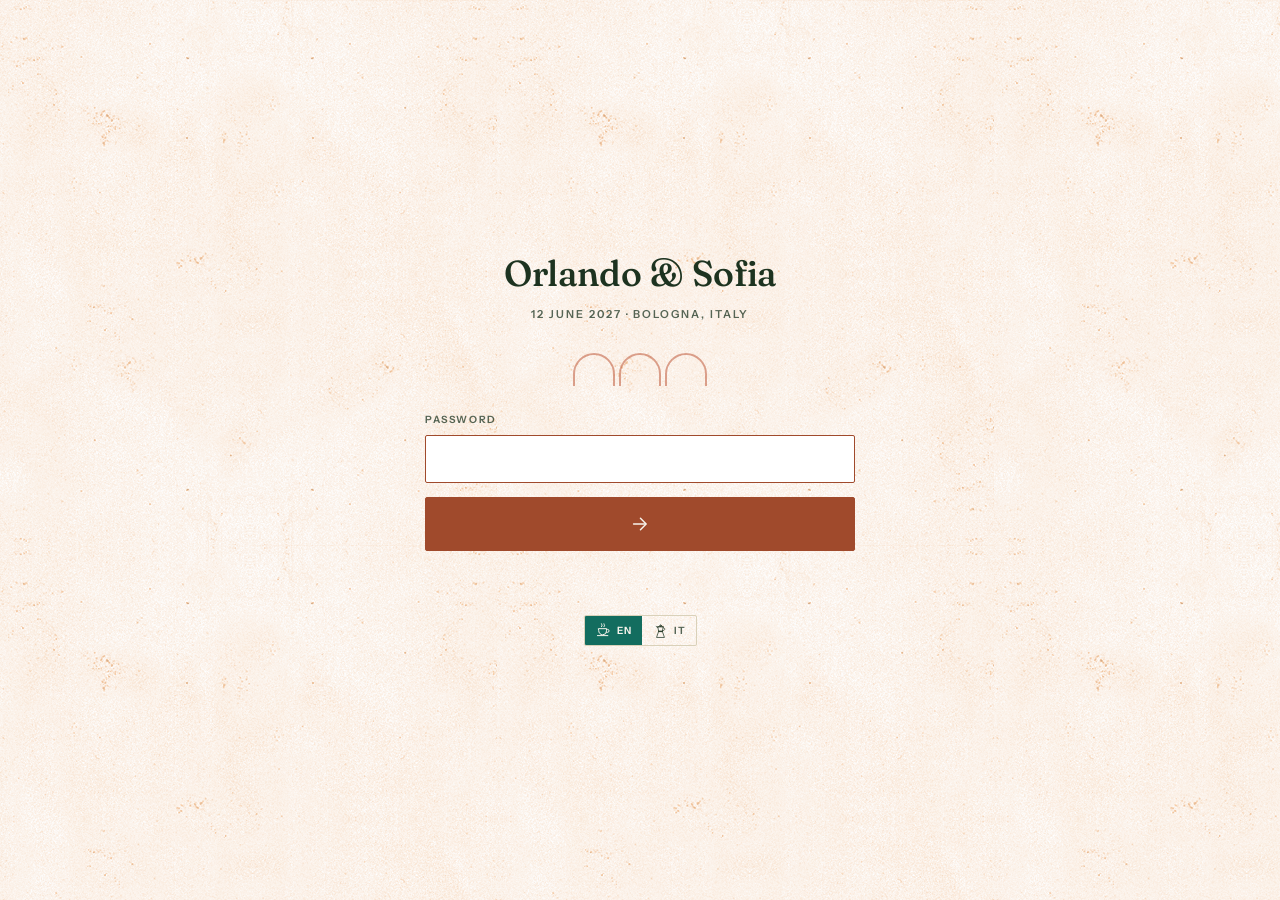
<file: index.html>
<!DOCTYPE html>
<html lang="en">
<head>
<meta charset="utf-8">
<meta name="viewport" content="width=device-width, initial-scale=1">
<title>Orlando &amp; Sofia · 12 June 2027</title>
<meta name="description" content="Orlando and Sofia are getting married in Bologna on 12 June 2027.">

<!-- Guest details, addresses and timings live on this page. Keep it out of
     search results. Remove these two lines if you want the site indexed. -->
<meta name="robots" content="noindex, nofollow, noarchive">
<meta name="googlebot" content="noindex, nofollow">

<meta name="theme-color" content="#f7f4ec">
<link rel="icon" href="data:image/svg+xml,<svg xmlns='http://www.w3.org/2000/svg' viewBox='0 0 32 32'><text y='25' x='4' font-size='24'>💌</text></svg>">

<link rel="preconnect" href="https://fonts.googleapis.com">
<link rel="preconnect" href="https://fonts.gstatic.com" crossorigin>
<link href="https://fonts.googleapis.com/css2?family=Fraunces:ital,opsz,wght,SOFT,WONK@0,9..144,400..700,0..100,0..1;1,9..144,400..700,0..100,0..1&family=Newsreader:ital,opsz,wght@0,6..72,400..700;1,6..72,400..700&family=Instrument+Sans:wght@400..700&display=swap" rel="stylesheet">
<link rel="stylesheet" href="assets/styles.css">
</head>
<body>

<div id="app"></div>

<noscript>
  <div style="max-width:640px;margin:80px auto;padding:0 24px;text-align:center;font-family:Georgia,serif">
    <h1 style="font-weight:400">Orlando &amp; Sofia</h1>
    <p>12 June 2027 &middot; Bologna, Italy</p>
    <p>Please enable JavaScript to see the details, or text us and we will send them over.</p>
  </div>
</noscript>

<script src="assets/content.js"></script>
<script src="assets/main.js"></script>
</body>
</html>
</file>
<file: assets/styles.css>
/* ==========================================================================
   Orlando & Sofia — "Sotto i portici"

   Every colour below is sampled from the watercolour in images/, not chosen.
   The painting is green-led: olive hill, ochre villa, terracotta portico,
   drawn in a near-black green ink. The old palette was a Joy stock theme
   that shared exactly one colour with the artwork.

   The structural motif is the portico of San Luca: 3.8km and 666 identical
   arches, the walk up to where Orlando proposed, and the orange ribbon
   through the middle of the painting. A run of arches marks each change of
   ground, so scrolling reads as passing in and out of the colonnade.
   ========================================================================== */

:root{
  /* --- sampled from the Villa Zarri watercolour --- */
  --paper:#f7f4ec;        /* watercolour paper, warmed */
  /* The section grounds. FOUR warm tones, cycled so no two neighbouring
     sections share one. Not nine.

     Nine distinct grounds was tried and does not work. The ink sets a floor:
     the deepest ground --ink-52 can carry is about HSL lightness .87, and the
     wall texture composites over everything as a .2835-alpha layer of grey
     180, which pulls every ground towards grey and compresses the differences
     further. The usable range spans 1.16 in contrast, which is three or four
     visible steps, not nine. Forcing nine out of it means pushing hue instead
     of lightness, and at these low saturations small hue shifts read as
     DIFFERENT HUES: the nine-tone attempt produced a green FAQ section, a
     pink RSVP and a khaki Bologna. It is in the history if you want to look.

     Separation is measured as CIE dE, not contrast ratio, because contrast
     ratio scores two grounds of equal lightness and different hue as 1.00
     while the eye sees two colours. Calibration: the old paper/wash pair,
     which read as two grounds, scores dE 2.96. These four are 4.67 apart at
     worst, and every section boundary is at least that.

     RGB TRIPLETS, not hex, so the wall can be veiled with the section's own
     colour at an alpha: rgb(var(--band) / var(--wall-fade)). Use
     rgb(var(--band)) for the colour itself. Picked rendered, with the wall
     at half strength, as a very faint orange each: tone 1 is pure white and
     still renders a pale peach. Boundaries measure dE 3.08 to 7.46; see
     CLAUDE.md before retuning. */
  --tone-1:255 255 255;   /* palest  */
  --tone-2:253 248 235;   /* apricot */
  --tone-3:247 244 244;   /* sand    */
  --tone-4:249 237 228;   /* clay    */
  /* How much of the wall is veiled: 0 = full strength, 1 = gone. Lower it
     and every ground also deepens towards terracotta, so re-check the ink. */
  --wall-fade:.5;
  --card:#e9e3d1;
  --line:#d9d1b9;
  --line-soft:#e6e0cd;

  --ink:#1d3320;          /* the pen line, verbatim */
  /* Named for the old alphas. Both were raised after an audit: .56 gave the
     muted tier only 3.3:1 on the wash ground, which fails AA, and it carries
     the nav labels and the food notes. .70 clears 4.6:1 on every ground the
     page uses; .78 keeps a visible step above it. */
  --ink-72:rgba(29,51,32,.82);
  --ink-52:rgba(29,51,32,.74);
  --ink-24:rgba(29,51,32,.24);

  --hill:#4f6b23;         /* the hill, darkened for contrast */
  --hill-bright:#65892a;

  /* Accents from the Bologna colour study. Eight of its ten swatches sit in
     one warm band, so only the ones doing structural work are used here.
     Its ochre and the ochre sampled off the painting agree to within a hair. */
  --portico:#c05b3c;      /* between the study's coral and its brick red */
  --portico-deep:#a04a2c; /* buttons and links, for 5:1 on paper */
  --ochre:#d2aa2e;        /* the study's ochre */
  --slate:#3c4b4e;        /* shutters and shadow, the study's only true dark */

  /* Verdigris: oxidised copper on the domes, and the only cool note in the
     study. Reserved for things you can touch, so the warm stays architecture
     and the cool stays interaction. */
  --verdigris:#136d5f;      /* darkened from the study's #20A98D: at full
                               strength it fails contrast wherever it carries
                               text, which here is most of where it appears */
  --verdigris-bright:#1a8f78; /* the study's own value, decoration only */

  /* Weights, raised on request because the page read thin: body 400 -> 460,
     display 400 -> 520, the caps labels 500/600 -> 600/650. Every
     font-weight in this file is one of these five, so "heavier" or "lighter"
     is a change here and nowhere else. index.html loads all three faces at
     400..700; going past 700 means widening that URL too. */
  --wt-body:460;
  --wt-body-strong:600;
  --wt-display:520;
  --wt-util:600;
  --wt-util-strong:650;
  --display:"Fraunces",Georgia,serif;
  --body:"Newsreader",Georgia,serif;
  --util:"Instrument Sans",-apple-system,BlinkMacSystemFont,"Segoe UI",sans-serif;

  --gut:clamp(20px,5vw,44px);
  --rhythm:clamp(76px,11vw,138px);
  --measure:64ch;

  /* One arch cell. Tiles seamlessly at 34px. */
  /* One bay of the portico. A semicircular arch needs radius = half the
     clear span, and the apex sits that far above the springing line, so the
     cell has to be tall enough to hold it or the curve clips flat. */
  --arch:url("data:image/svg+xml,%3Csvg xmlns='http://www.w3.org/2000/svg' width='46' height='34' viewBox='0 0 46 34'%3E%3Cpath d='M3 34V22a20 20 0 0 1 40 0v12' fill='none' stroke='%23000' stroke-width='2'/%3E%3C/svg%3E");
}

*,*::before,*::after{box-sizing:border-box;margin:0;padding:0}
html{scroll-behavior:smooth;scroll-padding-top:84px;-webkit-text-size-adjust:100%}
@media (prefers-reduced-motion:reduce){html{scroll-behavior:auto}
  *,*::before,*::after{animation-duration:.01ms!important;transition-duration:.01ms!important}}

body{
  /* The wall runs behind everything, so it is continuous under the hero and
     the footer as well as the sections. Sections paint their own --band over
     it; the hero and footer are transparent and show this one.

     This is --tone-1, NOT --paper. --paper is the old neutral cream and is
     hue 44 against a page that now runs 27-33; leaving it here made the hero
     and footer the only cool things on the page. --paper survives only for
     things that want a light chip: button text, form fields, hover fills. */
  --band:var(--tone-1);
  color:var(--ink);
  font-family:var(--body);font-weight:var(--wt-body);font-size:17.5px;line-height:1.65;
  font-optical-sizing:auto;
  -webkit-font-smoothing:antialiased;overflow-x:hidden;
}
img{max-width:100%;display:block}
a{color:inherit}
:focus-visible{outline:2px solid var(--verdigris);outline-offset:3px;border-radius:2px}
::selection{background:var(--ochre);color:var(--ink)}

.wrap{width:100%;max-width:1080px;margin:0 auto;padding:0 var(--gut)}
.narrow{max-width:var(--measure)}

/* Fraunces carries the personality: old-style, soft, deliberately wonky,
   which is the closest type gets to the painting's hand-drawn line. */
h1,h2,h3,.brand,.tl-name,.nm,.gate-kicker,.gate-title,.mono,.hero-names{
  font-family:var(--display);font-weight:var(--wt-display);
  font-variation-settings:"SOFT" 40,"WONK" 1;
  letter-spacing:-.005em;
}

/* The ampersand is the wordmark. It appears in the nav, the hero and the
   footer, and used to be a different glyph in each: roman in two, italic in
   the third, on two different SOFT settings. Set once here so the three
   lockups are the same mark at three sizes. opsz is left to track the size,
   which is what the axis is for: a 22px nav mark cut at display weight goes
   thin and brittle. */
/* The nav wordmark and the hero only. Everywhere else the ampersand is left
   as the plain character the surrounding face draws.

   opsz is pinned because Fraunces redraws the italic "et" down that axis: at
   21, the nav's size, it is a solid compact mark, and left to track the font
   size it thins into a spidery swash. The hero would not match the nav
   without it. Zero line box so it cannot grow the row it sits on. */
.amp{
  font-family:var(--display);
  font-style:italic;font-weight:var(--wt-display);
  font-variation-settings:"SOFT" 40,"WONK" 1,"opsz" 21;
  font-optical-sizing:none;
  letter-spacing:0;line-height:0;
  color:var(--portico);
}
.brand .amp{margin:0 .2em}

/* ------------------------------------------------------------------ header */
.topbar{
  position:sticky;top:0;z-index:50;
  /* Warm frost, hue 31, to sit in the same family as the grounds. This was
     a hardcoded rgba(247,244,236,.93) and stayed neutral when the palette
     went terracotta, so it read as a pale strip laid across a warm page.
     Hardcoded rather than tokenised because it needs its own alpha. */
  background:rgba(250,238,226,.93);backdrop-filter:blur(10px);
  border-bottom:1px solid transparent;transition:border-color .25s;
}
.topbar.stuck{border-bottom-color:var(--line)}
.topbar-inner{display:flex;align-items:center;gap:22px;min-height:70px;max-width:1320px}
.brand{font-size:21px;text-decoration:none;white-space:nowrap;flex:0 0 auto;
  display:inline-flex;align-items:center;gap:9px;color:inherit}
/* The cut-out has a white ground, so it is multiplied into the bar rather
   than masked. Slightly larger than the cap height, hung on the baseline. */
.brand-mark{width:auto;height:30px;display:block;mix-blend-mode:multiply;
  flex:0 0 auto;transform:translateY(1px)}

/* The nav scrolls sideways once the labels outrun the bar, which happens on
   any phone and on a laptop in Italian. It used to end in a hard cut against
   the RSVP button, which reads as the end of the list. A long mask fades the
   last stretch out instead. main.js sets the two classes, so nothing is
   dimmed once you have reached that end. */
.nav{display:flex;gap:clamp(14px,1.7vw,26px);margin-left:auto;overflow-x:auto;
  scrollbar-width:none;-ms-overflow-style:none;
  --fade-l:0px;--fade-r:0px;
  -webkit-mask-image:linear-gradient(to right,transparent 0,#000 var(--fade-l),
    #000 calc(100% - var(--fade-r)),transparent 100%);
          mask-image:linear-gradient(to right,transparent 0,#000 var(--fade-l),
    #000 calc(100% - var(--fade-r)),transparent 100%);
  transition:--fade-r .2s}
.nav.fade-start{--fade-l:40px}
.nav.fade-end{--fade-r:84px}
.nav::-webkit-scrollbar{display:none}
.nav a{
  font-family:var(--util);font-size:clamp(10.5px,.85vw,12px);font-weight:var(--wt-util);
  letter-spacing:.1em;text-transform:uppercase;text-decoration:none;
  color:var(--ink-52);white-space:nowrap;padding:6px 0;
  border-bottom:1.5px solid transparent;transition:color .2s,border-color .2s;
}
.nav a:hover,.nav a.active{color:var(--ink);border-bottom-color:var(--verdigris)}

.nav-rsvp{
  flex:0 0 auto;font-family:var(--util);font-size:11px;font-weight:var(--wt-util-strong);
  letter-spacing:.1em;text-transform:uppercase;text-decoration:none;
  padding:9px 18px;border-radius:2px;
  background:var(--portico-deep);color:var(--paper);white-space:nowrap;
  transition:background .2s;
}
.nav-rsvp:hover{background:var(--ink)}

.lang{display:flex;flex:0 0 auto;border:1px solid var(--line);border-radius:2px;overflow:hidden}
.lang button{
  font-family:var(--util);font-size:10px;font-weight:var(--wt-util-strong);letter-spacing:.1em;
  display:flex;align-items:center;gap:5px;
  background:none;border:0;color:var(--ink-52);cursor:pointer;padding:6px 10px;
  transition:background .2s,color .2s;
}
.lang button[aria-pressed="true"]{background:var(--verdigris);color:var(--paper)}
.lang svg{width:17px;height:17px;flex:0 0 auto;display:block}
.lang-code{line-height:1}

/* -------------------------------------------------------------------- hero */
.hero{
  min-height:min(88vh,780px);
  display:grid;place-items:center;text-align:center;
  padding:clamp(72px,14vw,140px) var(--gut);isolation:isolate;
}
.hero-photo{position:absolute;inset:0;z-index:-2;background-size:cover;background-position:center}
.hero-veil{position:absolute;inset:0;z-index:-1;
  background:radial-gradient(ellipse 70% 60% at 50% 45%,rgba(247,244,236,.84),rgba(247,244,236,.96))}
.hero.no-photo .hero-veil{background:none}
/* Both hero lines are serif. The date used to be Instrument Sans, tracked
   out in caps, which is the least legible setting there is to lay over a
   painting. The "We're getting married" kicker above the names was removed
   on request. */
.hero-names{
  font-weight:var(--wt-display);line-height:.98;
  font-size:clamp(56px,13vw,132px);
  font-variation-settings:"SOFT" 40,"WONK" 1,"opsz" 144;
}
/* A floor on the hero mark. At 390px the names drop to 34px, and .32em of
   that is an 11px ampersand: the one in the nav bar next to it is 17px, so
   the two lockups stopped matching exactly where they sit closest. */
/* The exception: here it is its own line, so it needs a line box. */
.hero-names .amp{display:block;line-height:1;font-size:max(17px,.34em);margin:.1em 0}
/* Sentence case, because "12 June 2027" set in tracked-out caps is the one
   line on the page a guest actually has to read and remember. */
.hero-meta{
  margin-top:32px;font-family:var(--body);font-size:clamp(16px,1.5vw,19px);
  font-weight:var(--wt-body-strong);letter-spacing:.01em;color:var(--ink-72);
}
.hero-meta span{display:inline-block;padding:0 14px}
.hero-meta span+span{border-left:1px solid var(--line)}
.hero-cta{margin-top:40px}

/* ------------------------------------------------------------------ button */
.btn{
  display:inline-flex;align-items:center;justify-content:center;gap:9px;
  font-family:var(--util);font-size:12px;font-weight:var(--wt-util-strong);letter-spacing:.14em;
  text-transform:uppercase;text-decoration:none;cursor:pointer;
  padding:15px 34px;border-radius:2px;border:1.5px solid var(--portico-deep);
  background:var(--portico-deep);color:var(--paper);
  transition:background .2s,border-color .2s,color .2s;
}
.btn:hover{background:var(--ink);border-color:var(--ink)}
.btn.ghost{background:none;color:var(--portico-deep)}
.btn.ghost:hover{background:var(--portico-deep);border-color:var(--portico-deep);color:var(--paper)}
.btn.small{font-size:11px;padding:10px 18px;letter-spacing:.1em}

/* ------------------------------------------------------------- photo strip
   A handful of prints laid out in a row, each turned a little and lapping
   over the one before it. The track holds the list twice and the keyframe
   travels exactly -50%, so it loops with no seam; main.js keys every tilt
   off the index in the original list so both halves match. Nothing in it
   is a link. Hovering, focusing or dragging stops the drift, and it never
   starts at all for a reader who asked for less motion. */
.strip{
  margin:clamp(30px,4.5vw,48px) 0 0;overflow-x:auto;overflow-y:hidden;
  scrollbar-width:none;-ms-overflow-style:none;cursor:grab;
  /* Narrow fade. The point is that a print is visibly cut off at the edge,
     which says "there is more" far better than a long dissolve does. */
  -webkit-mask-image:linear-gradient(to right,transparent,#000 3.5%,#000 96.5%,transparent);
          mask-image:linear-gradient(to right,transparent,#000 3.5%,#000 96.5%,transparent);
}
.strip::-webkit-scrollbar{display:none}
.strip.dragging{cursor:grabbing}
.strip-track{
  display:flex;align-items:center;width:max-content;gap:0;
  /* Room for the tilt and the drop shadow, which both reach past the box. */
  padding:26px 34px 30px;
  animation:stripDrift 72s linear infinite;
}
.strip:hover .strip-track,
.strip:focus-within .strip-track,
.strip.dragging .strip-track{animation-play-state:paused}

/* The print itself: white mount, deeper at the foot the way a Polaroid is,
   3px corners, and a shadow soft enough to sit on paper rather than float. */
.strip-cell{
  flex:0 0 auto;position:relative;
  background:#fdfcf8;padding:9px 9px 30px;border-radius:3px;
  box-shadow:0 1px 2px rgba(29,51,32,.10), 0 6px 16px rgba(29,51,32,.10);
  transition:transform .25s ease, box-shadow .25s ease;
}
.strip-cell:hover{box-shadow:0 2px 4px rgba(29,51,32,.12), 0 12px 26px rgba(29,51,32,.14)}
.strip-img{
  display:block;width:clamp(112px,13.5vw,152px);aspect-ratio:1/1;object-fit:cover;
  border-radius:1px;background:var(--card);
  /* Decoration, not navigation: no pointer, no drag ghost, no selection.
     Pointer events pass through to .strip so the row still drags. */
  pointer-events:none;user-select:none;-webkit-user-select:none;-webkit-user-drag:none;
}
@keyframes stripDrift{from{transform:translateX(0)}to{transform:translateX(-50%)}}
@media (prefers-reduced-motion:reduce){
  .strip-track{animation:none}
  .strip-cell{transition:none}
}
@media (max-width:560px){
  .strip-cell{padding:7px 7px 24px}
  .strip-track{padding:20px 24px 24px}
}

/* ----------------------------------------------------------------- section */
section{
  padding:var(--rhythm) 0;scroll-margin-top:84px;position:relative;
  /* Every band is the same photographed wall over a different ground colour.
     --band is that colour and the only thing that differs between an .alt
     band and a normal one, so a new band variant only has to set it.

     The texture needs no blend mode. concrete-wall.webp is a NEUTRAL GREY
     (180,180,180) whose entire image lives in its ALPHA channel, averaging
     61/255. So it composites straight over --band: the transparent parts are
     the ground colour, the opaque parts are wall. Add a blend mode and you
     will be blending a flat grey rectangle, which is not what you want.

     No background-size: the file is served at its native 497x545 so the
     grain is never rescaled. */
  --band:var(--tone-1);
}
/* One ground per section, cycled 1-3-2-4 so neighbours never share a tone
   and the two deepest never touch. Keyed by id rather than by nth-child so
   reordering the nav cannot silently reshuffle the palette. .alt is still
   what main.js alternates and what draws the arch run; it no longer carries
   a colour. */
body,section,.gate{
  background-color:rgb(var(--band));
  background-image:
    linear-gradient(rgb(var(--band) / var(--wall-fade)),rgb(var(--band) / var(--wall-fade))),
    url("../images/concrete-wall.webp");
}
#when{--band:var(--tone-1)}
#order{--band:var(--tone-3)}
#dress{--band:var(--tone-2)}
#transport{--band:var(--tone-4)}
#stay{--band:var(--tone-1)}
#faq{--band:var(--tone-3)}
#gifts{--band:var(--tone-2)}
#bologna{--band:var(--tone-4)}
#rsvp{--band:var(--tone-1)}

/* The signature. A run of arches marks every change of ground, so the page
   reads as walking in and out of the colonnade rather than as nine
   interchangeable blocks. Masked, so the colour stays tokenised. */
section.alt::before,
section.alt+section::before{
  content:"";position:absolute;left:0;right:0;top:0;height:34px;
  background:var(--portico);opacity:.5;pointer-events:none;
  -webkit-mask:var(--arch) repeat-x left top/46px 34px;
          mask:var(--arch) repeat-x left top/46px 34px;
}

.sec-head{text-align:center;margin-bottom:clamp(40px,6vw,68px);position:relative}
.sec-head p{max-width:none}
h2{font-size:clamp(34px,5.2vw,56px);line-height:1.1}
.sec-sub{
  margin-top:14px;font-family:var(--util);font-size:12px;font-weight:var(--wt-util);
  letter-spacing:.18em;text-transform:uppercase;color:var(--ink-52);
}
h3{font-size:clamp(21px,2.6vw,27px);line-height:1.25}
h3+p{margin-top:10px}
p{max-width:var(--measure)}
p+p{margin-top:.85em}
.it{font-style:italic;color:var(--ink-52)}
.rule{width:46px;height:1px;margin:22px auto 0;background:var(--portico)}

/* --------------------------------------------------------------- when/where */
/* ------------------------------------------------------- when and where
   Two events, two bays of a portico. Bologna has 62km of them and the page
   already draws a run of arches at every change of ground, so the two cards
   are drawn the same way: a hairline arch, an impost where it springs, and
   nothing across the foot, because a bay you cannot walk through is a
   tombstone. No fill, no shadow, no radius-3px rectangle. The date is
   inscribed in the head, where a keystone inscription goes.

   The arch is its own element rather than a border-radius on the card,
   because a percentage radius keys off the card's height: two cards of
   different lengths would get two different arches standing side by side. */
.events{
  display:grid;gap:clamp(28px,4vw,56px);
  grid-template-columns:repeat(auto-fit,minmax(min(280px,100%),1fr));
  max-width:960px;margin-inline:auto;align-items:stretch;
}
/* One bay, because the guest is on a link that hides the Friday drinks. */
.events-solo{grid-template-columns:minmax(0,min(475px,100%));justify-content:center}

.event{
  --bay:rgba(192,91,60,.44);
  display:flex;flex-direction:column;text-align:center;background:none;
}

/* Widened 25% on request, keeping the shape: max-width 780 -> 960 (each of
   two cards 362 -> 452px at 1440), solo 380 -> 475, and the arch height's
   vw term and cap scaled by the same 1.25. The 84px floor is NOT scaled,
   because phones get no wider and their arches should not get taller. */
/* The head carries the date, which is what stops a semicircle over 340px of
   card from being a large empty dome. The line under it is the impost. */
.event-arch{
  height:clamp(84px,12.5vw,145px);
  border:1px solid var(--bay);
  border-radius:50% 50% 0 0/100% 100% 0 0;
  display:flex;align-items:flex-end;justify-content:center;
  padding:0 22px 15px;
}
/* The date is the headline: the largest type on the card. It used to be
   11px caps under a 30px event name, which made the one fact a guest has to
   remember the hardest one to see. The weekday is the small caps above it,
   in the accent, which is the only rust text besides the links. */
.event-arch{flex-direction:column;align-items:center;justify-content:flex-end;gap:4px}
.event-arch p+p{margin-top:0}
.event-weekday{
  font-family:var(--util);font-size:11px;font-weight:var(--wt-util-strong);letter-spacing:.18em;
  text-transform:uppercase;color:var(--portico-deep);line-height:1.4;max-width:none;
}
.event-date{
  font-family:var(--display);font-weight:var(--wt-display);
  font-variation-settings:"SOFT" 40,"WONK" 1;
  font-size:clamp(27px,2.8vw,34px);line-height:1.1;color:var(--ink);max-width:none;
}
/* The piers are drawn rather than bordered so they can fade out at the foot.
   A bay you cannot walk through is a tombstone, and a line that simply stops
   is a line that ran out. */
.event-bay{
  position:relative;flex:1;
  padding:26px clamp(20px,2.6vw,32px) clamp(34px,4vw,48px);
  display:flex;flex-direction:column;gap:15px;
}
.event-bay::before,.event-bay::after{
  content:"";position:absolute;top:0;bottom:0;width:1px;
  background:linear-gradient(to bottom,var(--bay) 0,var(--bay) 68%,transparent 100%);
}
.event-bay::before{left:0}
.event-bay::after{right:0}
/* Hierarchy, top to bottom: date in the arch (the headline), event name,
   three labelled facts, the note, the links. Three text colours and no
   more: --ink for content, --ink-72 for everything secondary (labels and
   the note, which were two different greys), --portico-deep as the one
   accent (weekday and links).

   A short rust hairline, the arch's own colour, divides each group: name,
   facts, note, links. Each rule sits 16px below what precedes it (the row
   gap) and 18px above what follows (the padding), so every division on the
   card is the same size. */
.event-bay h3{font-size:clamp(20px,2vw,23px);line-height:1.2;text-wrap:balance}
.event-facts{display:grid;gap:16px;align-content:start}
.event-fact dt{
  font-family:var(--util);font-size:11px;font-weight:var(--wt-util-strong);letter-spacing:.16em;
  text-transform:uppercase;color:var(--ink-72);margin-bottom:8px;
}
.event-fact dd{font-size:17.5px;line-height:1.45;color:var(--ink)}
.event-fact dd strong{display:block;font-weight:var(--wt-body-strong)}
.event-fact dd span{display:block}
.event-foot{display:flex;flex-direction:column;gap:16px}
.event-note{font-size:17px;line-height:1.55;color:var(--ink-72);max-width:none}
.event-facts,.event-note,.event-acts{position:relative;padding-top:18px}
.event-facts::before,.event-note::before,.event-acts::before{
  content:"";position:absolute;top:0;left:50%;width:36px;height:1px;
  margin-left:-18px;background:var(--bay);
}
/* Side by side, the two cards share rows, so the facts and the foot line up
   across the pair even when one name runs to two lines. Each card spans six
   rows of .events (arch, name, time, where, dress code, foot) and passes them
   down, three levels deep. Without subgrid the cards simply don't align.
   A subgrid's own row-gap replaces the parent's inside it, so the gap on
   .events still spaces stacked cards while the rows within a card use theirs.
   The foot sits at the TOP of its row, straight after the facts. Aligning
   the links across the pair instead left a hole above Saturday's links the
   height of Friday's note, which read as something missing.
   It must sit BELOW the base .event-bay rule, which sets display:flex at the
   same specificity and would otherwise win. */
@supports (grid-template-rows:subgrid){
  .event{display:grid;grid-row:span 6;grid-template-rows:subgrid;row-gap:0}
  .event-bay{display:grid;grid-row:span 5;grid-template-rows:subgrid;row-gap:16px}
  .event-facts{grid-row:span 3;grid-template-rows:subgrid}
  .event-foot{align-self:start}
}
/* Two quiet links, not two outlined pills. */
.event-acts{
  display:flex;flex-wrap:wrap;justify-content:center;align-items:center;
  gap:6px 22px;margin-top:auto;
}
.event-acts .btn{
  background:none;border:none;border-radius:0;padding:3px 0;
  font-family:var(--util);font-size:11px;font-weight:var(--wt-util-strong);letter-spacing:.14em;
  text-transform:uppercase;color:var(--portico-deep);
  border-bottom:1px solid var(--ink-24);transition:border-color .2s,color .2s;
}
.event-acts .btn:hover,.event-acts .btn:focus-visible{
  background:none;color:var(--ink);border-bottom-color:var(--verdigris)}

/* ------------------------------------------------------------------ timeline */
.timeline{max-width:680px;margin:0 auto;position:relative}
.timeline::before{content:"";position:absolute;left:86px;top:14px;bottom:14px;
  width:1px;background:var(--line)}
.tl-item{position:relative;display:grid;grid-template-columns:66px 1fr;gap:40px;padding:0 0 36px}
.tl-item:last-child{padding-bottom:0}
.tl-time{font-family:var(--util);font-size:14px;font-weight:var(--wt-util-strong);letter-spacing:.02em;
  text-align:right;padding-top:5px;color:var(--verdigris)}
.tl-body{position:relative}
/* The dot is 12px across including its border, so its left offset is
   (rule x) - 6 - (where the body column starts). Off by two before. */
.tl-body::before{content:"";position:absolute;left:-26px;top:11px;width:9px;height:9px;
  border-radius:50%;background:rgb(var(--band));border:1.5px solid var(--portico)}
.tl-name{font-size:23px;line-height:1.2}
.tl-note{font-size:16.5px;color:var(--ink-72);margin-top:2px}

/* ---------------------------------------------------------------- transport */
.cols{display:grid;gap:clamp(28px,4vw,48px);grid-template-columns:repeat(auto-fit,minmax(min(280px,100%),1fr))}
.phones{list-style:none;margin-top:18px;display:grid;gap:8px}
.phones a{
  display:flex;justify-content:space-between;gap:16px;text-decoration:none;
  padding:12px 16px;background:var(--card);border:1px solid var(--line);border-radius:3px;
  font-size:16px;transition:border-color .2s,background .2s;
}
.phones a:hover{border-color:var(--verdigris);background:var(--paper)}
.phones .num{font-family:var(--util);font-size:15px;color:var(--portico-deep);white-space:nowrap}
.chips-label{margin-top:22px;font-family:var(--util);font-size:11px;font-weight:var(--wt-util-strong);
  letter-spacing:.16em;text-transform:uppercase;color:var(--ink-52)}
.chips{display:flex;flex-wrap:wrap;gap:8px;margin-top:10px;list-style:none}
.chips li{background:var(--card);border:1px solid var(--line);border-radius:2px;
  padding:6px 14px;font-family:var(--util);font-size:13px}

/* --------------------------------------------------------------------- stay */
.hotels{list-style:none;display:grid;gap:10px;grid-template-columns:repeat(auto-fit,minmax(min(280px,100%),1fr))}
.hotels a{
  display:flex;align-items:center;justify-content:space-between;gap:14px;
  text-decoration:none;padding:15px 18px;background:var(--card);
  border:1px solid var(--line);border-radius:3px;transition:border-color .2s,background .2s;
}
.hotels a:hover{border-color:var(--verdigris);background:var(--paper)}
.hotels .km{font-family:var(--util);font-size:13px;color:var(--ink-52);white-space:nowrap}

/* ---------------------------------------------------------------------- faq */
/* The Bologna lists share this accordion (.bol-acc); see the Bologna block
   for what differs. */
.faq{max-width:780px;margin:0 auto;border-top:1px solid var(--line)}
.faq details,.bol-acc{border-bottom:1px solid var(--line)}
.faq summary,.bol-acc>summary{
  list-style:none;cursor:pointer;padding:22px 44px 22px 0;position:relative;
  font-family:var(--display);font-weight:var(--wt-display);font-variation-settings:"SOFT" 40,"WONK" 1;
  font-size:clamp(19px,2.2vw,22px);line-height:1.35;
}
.faq summary::-webkit-details-marker,.bol-acc>summary::-webkit-details-marker{display:none}
.faq summary::after,.bol-acc>summary::after{
  content:"";position:absolute;right:8px;top:50%;width:10px;height:10px;
  border-right:1.5px solid var(--portico);border-bottom:1.5px solid var(--portico);
  transform:translateY(-70%) rotate(45deg);transition:transform .2s;
}
.faq details[open] summary::after,.bol-acc[open]>summary::after{transform:translateY(-25%) rotate(225deg)}
.faq .answer{padding:0 44px 26px 0;color:var(--ink-72);font-size:17px}
.faq .answer p{max-width:none}

/* -------------------------------------------------------------------- gifts */
.bank{max-width:540px;margin:34px auto 0;background:var(--card);
  border:1px solid var(--line);border-radius:3px;padding:28px 32px}
.bank dl{display:grid;grid-template-columns:auto 1fr;gap:12px 24px;align-items:baseline}
.bank dt{font-family:var(--util);font-size:11px;font-weight:var(--wt-util-strong);letter-spacing:.14em;
  text-transform:uppercase;color:var(--ink-52)}
.bank dd{font-family:var(--util);font-size:15px;word-break:break-all}

/* ------------------------------------------------------------------ bologna */
/* The painting sits beside the opening paragraphs rather than above them.
   This section is already the longest on the page; a full-width plate here
   would push the list down by most of a screen. */
.bol-open{display:grid;gap:clamp(24px,4vw,48px);align-items:center;
  grid-template-columns:minmax(0,.85fr) minmax(0,1fr);margin-bottom:clamp(40px,5vw,60px)}
/* No painting yet, or the file is missing: the text takes the whole row. */
.bol-open-solo{grid-template-columns:1fr;max-width:var(--measure);margin-inline:auto}
.bol-fig{margin:0}
/* Capped rather than sized to the column: the intro is only two short
   paragraphs, so a tall painting would strand them halfway up a hole. */
/* Unlike the cut-outs, this one is a full rectangle with its own painted
   edge and no white ground to knock out, so it is not multiplied: that would
   only push every pixel towards the cream and lose the light on the wall. */
.bol-img{display:block;width:auto;max-width:100%;height:auto;
  max-height:min(56vh,480px);margin:0 auto;border-radius:3px}
.bol-fig figcaption{margin-top:12px;text-align:center;font-style:italic;font-size:15.5px;
  color:var(--ink-52);line-height:1.5}
@media (max-width:820px){
  .bol-open{grid-template-columns:1fr}
  .bol-fig{max-width:520px;margin:0 auto}
}

/* Things to Do and the food list, each folded into an accordion. Wider than
   the Q&A (the places run two columns), and a larger heading, because these
   are two section-level headings rather than eight questions. */
.bol-accs{margin-top:clamp(44px,6vw,72px);border-top:1px solid var(--line)}
.bol-acc>summary{font-size:clamp(22px,2.6vw,27px);padding-top:26px;padding-bottom:26px}
.bol-acc-body{padding:6px 0 clamp(34px,4vw,48px)}
.places{list-style:none;display:grid;gap:clamp(22px,3vw,34px);
  grid-template-columns:repeat(auto-fit,minmax(min(400px,100%),1fr));
  align-items:start;margin-top:8px}
.place{display:grid;grid-template-columns:auto 1fr;gap:14px;align-items:start}
.place .ic{font-size:22px;line-height:1.35}
.place .nm{font-size:20px;line-height:1.25}
.place .tx{font-size:16.5px;color:var(--ink-72);margin-top:3px}

/* The one sentence on this page that is about them and not about Bologna.
   Pulled out of the paragraph, given an ochre rule and a ring that turns
   as if catching the light. */
.place-feature{position:relative}
.flourish{
  margin-top:14px;padding:12px 0 12px 16px;
  border-left:2px solid var(--ochre);
  font-family:var(--display);font-variation-settings:"SOFT" 40,"WONK" 1;
  font-size:clamp(18px,1.6vw,21px);line-height:1.4;
  color:var(--portico-deep);
}
.flourish .ring{
  display:inline-block;font-family:var(--body);
  transform-origin:50% 62%;
  animation:ring-turn 3.6s ease-in-out infinite;
}
@keyframes ring-turn{
  0%,62%,100%{transform:rotate(0) scale(1)}
  70%{transform:rotate(-14deg) scale(1.18)}
  78%{transform:rotate(10deg)  scale(1.14)}
  86%{transform:rotate(-5deg)  scale(1.06)}
}
@media (prefers-reduced-motion:reduce){
  .flourish .ring{animation:none}
}
/* Centred, like every other heading and rule on the page. The left rule that
   used to run down each entry was the only thing anchoring the column, so it
   goes: the underline on the name carries the link now. */
.food{list-style:none;display:grid;gap:26px 40px;
  grid-template-columns:repeat(auto-fit,minmax(min(280px,100%),1fr));
  align-items:start;margin-top:8px;text-align:center}
.food li{display:block}
.food a{display:block;text-decoration:none;color:inherit}
.food .nm{display:block;font-size:18px;
  text-decoration:underline;text-decoration-color:var(--ink-24);
  text-underline-offset:3px;text-decoration-thickness:1px;
  transition:text-decoration-color .2s}
.food a:hover .nm,.food a:focus-visible .nm{text-decoration-color:var(--verdigris)}
.food .nt{display:block;max-width:34ch;margin:3px auto 0;
  font-size:15.5px;color:var(--ink-52);line-height:1.5}

/* --------------------------------------------------------------------- rsvp
   On the same paper as everything else. It used to be a dark slate band with
   an ochre button, which meant the one link that matters was the one link
   that did not look like the rest of the site. The arch run above it now
   does the separating the colour change used to do. */
.rsvp-inner{text-align:center}
.rsvp-note{margin:22px auto 0;color:var(--ink-52);font-size:16px}
/* The dancers close the section, under the button. */
form.rsvp-form{max-width:520px;margin:36px auto 0;display:grid;gap:15px;text-align:left}
.row{display:grid;gap:15px;grid-template-columns:1fr 1fr}
.field{display:grid;gap:7px}
/* Drawn for paper. These were light-on-dark when the RSVP band was slate;
   mode "link" does not render them, but switching to "form" would have put
   cream text on a cream ground. */
.field label{font-family:var(--util);font-size:10px;font-weight:var(--wt-util-strong);letter-spacing:.16em;
  text-transform:uppercase;color:var(--ink-52)}
.field input,.field select,.field textarea{
  font-family:var(--body);font-weight:var(--wt-body);font-size:17px;color:var(--ink);
  background:var(--paper);border:1px solid var(--line);
  border-radius:2px;padding:13px 16px;width:100%;outline:none;
  transition:border-color .2s,background .2s;
}
.field textarea{resize:vertical;min-height:92px}
.field input:focus,.field select:focus,.field textarea:focus{
  border-color:var(--verdigris);background:#fff}
.field select option{background:var(--paper);color:var(--ink)}
.form-status{min-height:22px;font-size:15px;text-align:center;color:var(--portico-deep)}

/* ------------------------------------------------------------------- footer */
footer{padding:0 0 clamp(56px,8vw,88px);text-align:center;position:relative}
/* Edge to edge, outside the measure, as the last thing on the page. */
/* Edge to edge, shown whole. The cap is viewport-relative and generous: a
   wide banner never reaches it, and something closer to square gets its
   middle band rather than a screenful. */
.footer-banner{display:block;width:100%;height:auto;margin:0;
  max-height:60vh;object-fit:cover;object-position:50% 50%}
/* Carried here rather than on the banner, so the spacing survives the file
   being absent. */
footer>.wrap{margin-top:clamp(44px,6vw,72px)}
/* The arch run that used to sit here now sits above the RSVP section, where
   it separates the Bologna recommendations from the one thing on the page a
   guest has to act on. The banner closes the page instead. */
footer .mono{font-size:36px;color:var(--portico)}
footer p{max-width:none;margin-top:14px;font-family:var(--util);font-size:11px;
  font-weight:var(--wt-util);letter-spacing:.18em;text-transform:uppercase;color:var(--ink-52)}

/* ------------------------------------------------------------------ reveals */
.reveal{opacity:0;transform:translateY(20px);transition:opacity .7s ease,transform .7s ease}
.reveal.in{opacity:1;transform:none}

/* ============================ artwork ==================================== */
/* The painting is the hero, so the type above it is a header, not a title
   card. At the old 92px stacked it ran to ~600px before the picture even
   started, which put the whole thing below the fold on a laptop. Compact,
   names on one line like the nav wordmark, and no button: the nav carries a
   permanent RSVP and the section is three screens down anyway. */
.hero.has-plate{min-height:0;padding:clamp(30px,4vw,52px) var(--gut) clamp(18px,2.4vw,30px)}
.hero.has-plate .hero-names{font-size:clamp(33px,4.6vw,60px);line-height:1.05}
.hero.has-plate .hero-names .amp{
  display:inline;line-height:0;font-size:1em;margin:0 .14em;vertical-align:baseline}
.hero.has-plate .hero-meta{margin-top:13px;font-size:clamp(14.5px,1.25vw,17px)}
.hero.has-plate .hero-cta{display:none}
/* ---------------------------------------------- painting first, names after
   The painting holds the first screen on its own. It is fitted to the
   viewport height rather than the width, because it is square and its labels
   run right to all four edges: filling a 1440px screen sideways would crop
   ENGAGED HERE off the top and VILLA ZARRI off the bottom.

   The subtraction is the sticky bar plus a deliberate sliver of the next
   thing, so the foot of the page shows there is more without needing an
   arrow to say so. The names then arrive on the same reveal every section
   uses: no pinning, no scroll hijacking, and nothing that fights a guest
   scrolling with a thumb. */
.hero-wrap-below .hero-plate{margin:0 auto clamp(26px,3.5vw,44px)}
.hero-wrap-below .hero-plate-img{max-height:calc(100svh - 104px)}
.hero.hero-below{padding-top:0;padding-bottom:clamp(30px,4.5vw,56px)}

.hero-plate{margin:0 auto clamp(40px,6vw,68px);padding:0 var(--gut);max-width:1240px;text-align:center}
/* The new plate is square and 2048px, so it can go a lot wider than the old
   portrait crop did. Height is what actually holds it back: a square shown
   at 1000px wide is 1000px tall, which is most of a laptop screen before a
   guest has scrolled once. So width is generous and vh does the limiting. */
.hero-plate-img{display:block;margin:0 auto;width:auto;max-width:min(1000px,100%);
  max-height:min(74vh,860px);object-fit:contain;border-radius:3px}
.hero-plate figcaption{margin-top:16px;font-style:italic;font-size:16px;color:var(--ink-52)}

.motif{position:absolute;top:50%;width:clamp(52px,6vw,84px);height:auto;
  mix-blend-mode:multiply;opacity:.8;pointer-events:none;user-select:none}
.motif-left {left:0;  transform:translateY(-55%) rotate(-7deg)}
.motif-right{right:0; transform:translateY(-55%) rotate(6deg) scaleX(-1)}

.dancer-strip{display:block;width:100%;max-width:820px;height:auto;margin:0 auto 34px;
  mix-blend-mode:multiply;opacity:.8}
/* Same row, closing the running order. Smaller than the footer one, but
   the same weight: every dancer and motif on the page sits at .8. */
.dancer-strip-inline{max-width:640px;margin:clamp(44px,6vw,68px) auto 0;opacity:.8}
/* Above the RSVP heading, not under the button. 656px is 20% off the 820 it
   actually rendered at: this rule used to sit ABOVE .dancer-strip with the
   same specificity, so its max-width never applied and the 700px it asked
   for was never what you saw. Keep it below .dancer-strip. The margin is
   under the image now, so the gap falls between dancers and heading. */
.dancer-strip-rsvp{max-width:656px;margin:0 auto clamp(26px,3.6vw,38px)}

.stay-more{display:flex;flex-wrap:wrap;justify-content:center;gap:12px;
  margin-top:clamp(30px,4vw,44px)}

/* heroMode "overlay": names in the sky, painting untouched underneath */
.hero-over{position:relative;width:100%;max-width:min(760px,100%);margin:0 auto;
  display:grid;grid-template-areas:"stack";align-items:center}
/* The names sit in the middle of the painting now, so the lift behind them
   has to travel with them: a soft ellipse centred on the text rather than a
   wash down from the top edge. Weaker than the old one at every point, which
   is the trade for putting the type over the busiest part of the picture. */
.hero-over::after{
  content:"";grid-area:stack;position:relative;z-index:0;align-self:stretch;
  border-radius:3px;pointer-events:none;
  background:radial-gradient(ellipse 72% 30% at 50% 50%,
    rgba(247,244,236,.66) 0%,
    rgba(247,244,236,.52) 46%,
    rgba(247,244,236,.18) 76%,
    rgba(247,244,236,0)   100%);
}
.hero-over-img{grid-area:stack;display:block;width:100%;height:auto;
  mix-blend-mode:multiply;border-radius:3px}
.hero-over .hero{grid-area:stack;position:relative;z-index:2;min-height:0;
  padding:0 clamp(20px,4vw,40px);background:none;align-self:center}
.hero-over .hero-veil{display:none}
/* Matched to the nav wordmark: same face, same axes, same tight tracking,
   just larger. It was two steps bigger before and read as a different mark. */
.hero-over .hero-names{
  font-size:clamp(31px,5.2vw,58px);
  font-variation-settings:"SOFT" 40,"WONK" 1,"opsz" 96;
  letter-spacing:-.005em;
  text-shadow:0 0 9px rgba(247,244,236,.9),0 0 20px rgba(247,244,236,.62);
}
.hero-over .hero-names .amp{font-size:max(17px,.32em);margin:.04em 0}
.hero-over .hero-meta{text-shadow:0 0 7px rgba(247,244,236,.92),0 0 16px rgba(247,244,236,.7)}
.hero-over .hero-meta{margin-top:14px}
.hero-over .hero-cta{display:none}
.hero-under-cta{text-align:center;margin:clamp(24px,4vw,34px) 0 clamp(26px,4vw,44px)}

/* The hero used to run into When and Where across the better part of 200px
   of nothing. The arch run already marks every other change of ground on the
   page, so it marks this one too, and the section pulls its top padding in
   behind it. */
#when{padding-top:clamp(50px,6vw,84px)}
#when::before{
  content:"";position:absolute;left:0;right:0;top:0;height:34px;
  background:var(--portico);opacity:.5;pointer-events:none;
  -webkit-mask:var(--arch) repeat-x left top/46px 34px;
          mask:var(--arch) repeat-x left top/46px 34px;
}
/* ============================ soft gate ================================== */
.gate{
  min-height:100svh;display:grid;place-items:center;
  padding:clamp(28px,7vw,64px) var(--gut);text-align:center;
  /* The gate is the first thing every guest sees, so it gets the same wall
     as the page behind it. It had flat --paper and no texture. */
  --band:var(--tone-1);
}
.gate-card{width:100%;max-width:430px}
.gate-kicker{max-width:none;font-size:clamp(28px,5vw,36px);line-height:1.1}
.gate-date{max-width:none;margin-top:12px;font-family:var(--util);font-size:11px;
  font-weight:var(--wt-util);letter-spacing:.18em;text-transform:uppercase;color:var(--ink-52)}
/* On the gate the arches are the only ornament, so they can be full size. */
.gate-arches{
  width:138px;height:34px;margin:28px auto 0;background:var(--portico);opacity:.55;
  -webkit-mask:var(--arch) repeat-x center/46px 34px;
          mask:var(--arch) repeat-x center/46px 34px;
}
.gate-title{margin-top:clamp(30px,5vw,42px);font-size:clamp(21px,3.2vw,26px);line-height:1.3}
.gate-blurb{max-width:none;margin-top:10px;font-size:16.5px;color:var(--ink-72)}
.gate-form{margin-top:26px;display:grid;gap:14px;text-align:left}
.gate-form .field label{font-family:var(--util);font-size:10px;font-weight:var(--wt-util-strong);
  letter-spacing:.16em;text-transform:uppercase;color:var(--ink-52)}
.gate-form input{
  font-family:var(--body);font-weight:var(--wt-body);font-size:18px;color:var(--ink);
  background:#fff;border:1px solid var(--line);border-radius:2px;
  padding:14px 16px;width:100%;outline:none;text-align:center;letter-spacing:.2em;
  transition:border-color .2s;
}
.gate-form input:focus{border-color:var(--portico-deep)}
.gate-hint,.gate-error{max-width:none;text-align:center;font-size:15px}
.gate-hint{color:var(--ink-52);font-style:italic;font-size:16px}
.gate-error{color:var(--portico-deep);min-height:20px}
.gate .lang{margin:30px auto 0;width:max-content}
/* The submit button carries an arrow instead of a word. It keeps the full
   width of the field above it, so the tap target does not shrink with the
   label; aria-label on the button holds the accessible name. */
.gate-go{padding:15px 34px}
.gate-go svg{width:22px;height:22px;display:block}
.gate-go:hover svg{transform:translateX(2px)}
.gate-go svg{transition:transform .2s}
@media (prefers-reduced-motion:reduce){.gate-go svg{transition:none}}

.gate-form.shake{animation:gateShake .34s ease}
@keyframes gateShake{
  0%,100%{transform:translateX(0)}
  20%{transform:translateX(-7px)}
  45%{transform:translateX(6px)}
  70%{transform:translateX(-3px)}
}

/* ============================== mobile =================================== */
/* 1200, not 1080. Eight Italian labels need 684px and the inline bar offers
   584 at 1100px, so Bologna sat behind the fade on any laptop. Dropping the
   nav to its own full-width row earlier gives it the width it needs. The gap
   and size ease down with the viewport so the row still fits at tablet
   widths in Italian, which is the longest the labels ever get. */
@media (max-width:1200px){
  .topbar-inner{flex-wrap:wrap;padding:10px var(--gut);gap:12px}
  /* No mask override here. The base .nav mask is driven by --fade-r, which
     main.js only sets when the row genuinely has more to scroll to. The old
     hardcoded gradient dimmed the last label even when everything fitted. */
  .nav{order:3;width:100%;margin-left:0;gap:clamp(13px,2vw,20px);padding-bottom:2px}
  .nav a{font-size:clamp(11px,1.42vw,12px)}
  .nav-rsvp{margin-left:auto}
  .lang{margin-left:0}
}
@media (max-width:760px){
  .motif{display:none}
  .dancer-strip{margin-bottom:26px}
}
@media (max-width:560px){
  body{font-size:17px}
  .row{grid-template-columns:1fr}
  /* 13px "16:00" is ~39px, right-aligned in a 52px column, so it ends at 52.
     The rule ran at 56 and the dot straddled it from 52 to 64: straight
     through the last digit. Rule to 68, body to 84, everything clears. */
  .timeline::before{left:68px}
  .tl-item{grid-template-columns:52px 1fr;gap:32px}
  .tl-time{font-size:13px}
  .tl-body::before{left:-22px}
  .hero-meta span{display:block;padding:4px 0}
  .hero-meta span+span{border-left:0}
  .topbar-inner{gap:10px}
  .brand{font-size:17px;min-width:0;overflow:hidden;text-overflow:ellipsis}
  .nav-rsvp{font-size:10px;padding:8px 14px;letter-spacing:.08em}
  .lang button{padding:5px 8px;gap:4px;font-size:9px}
  .lang svg{width:16px;height:16px}
  .nav{gap:16px}
  .nav a{font-size:11px}
  /* One line, or the second drops past the wash onto the hill */
  .hero-over .hero-meta{font-size:13.5px;letter-spacing:.01em;margin-top:10px}
  .hero-over .hero-meta span{display:inline-block;padding:0 8px}
  .hero-over .hero-meta span+span{border-left:1px solid var(--line)}
  .hero-over .hero{padding:0 14px}
  /* Taller ellipse: the block is three lines deep against a much narrower
     picture, so the lift has to cover more of the frame than on desktop. */
  .hero-over::after{
    background:radial-gradient(ellipse 86% 26% at 50% 50%,
      rgba(247,244,236,.60) 0%,
      rgba(247,244,236,.46) 46%,
      rgba(247,244,236,.16) 76%,
      rgba(247,244,236,0)   100%);
  }
}
</file>
